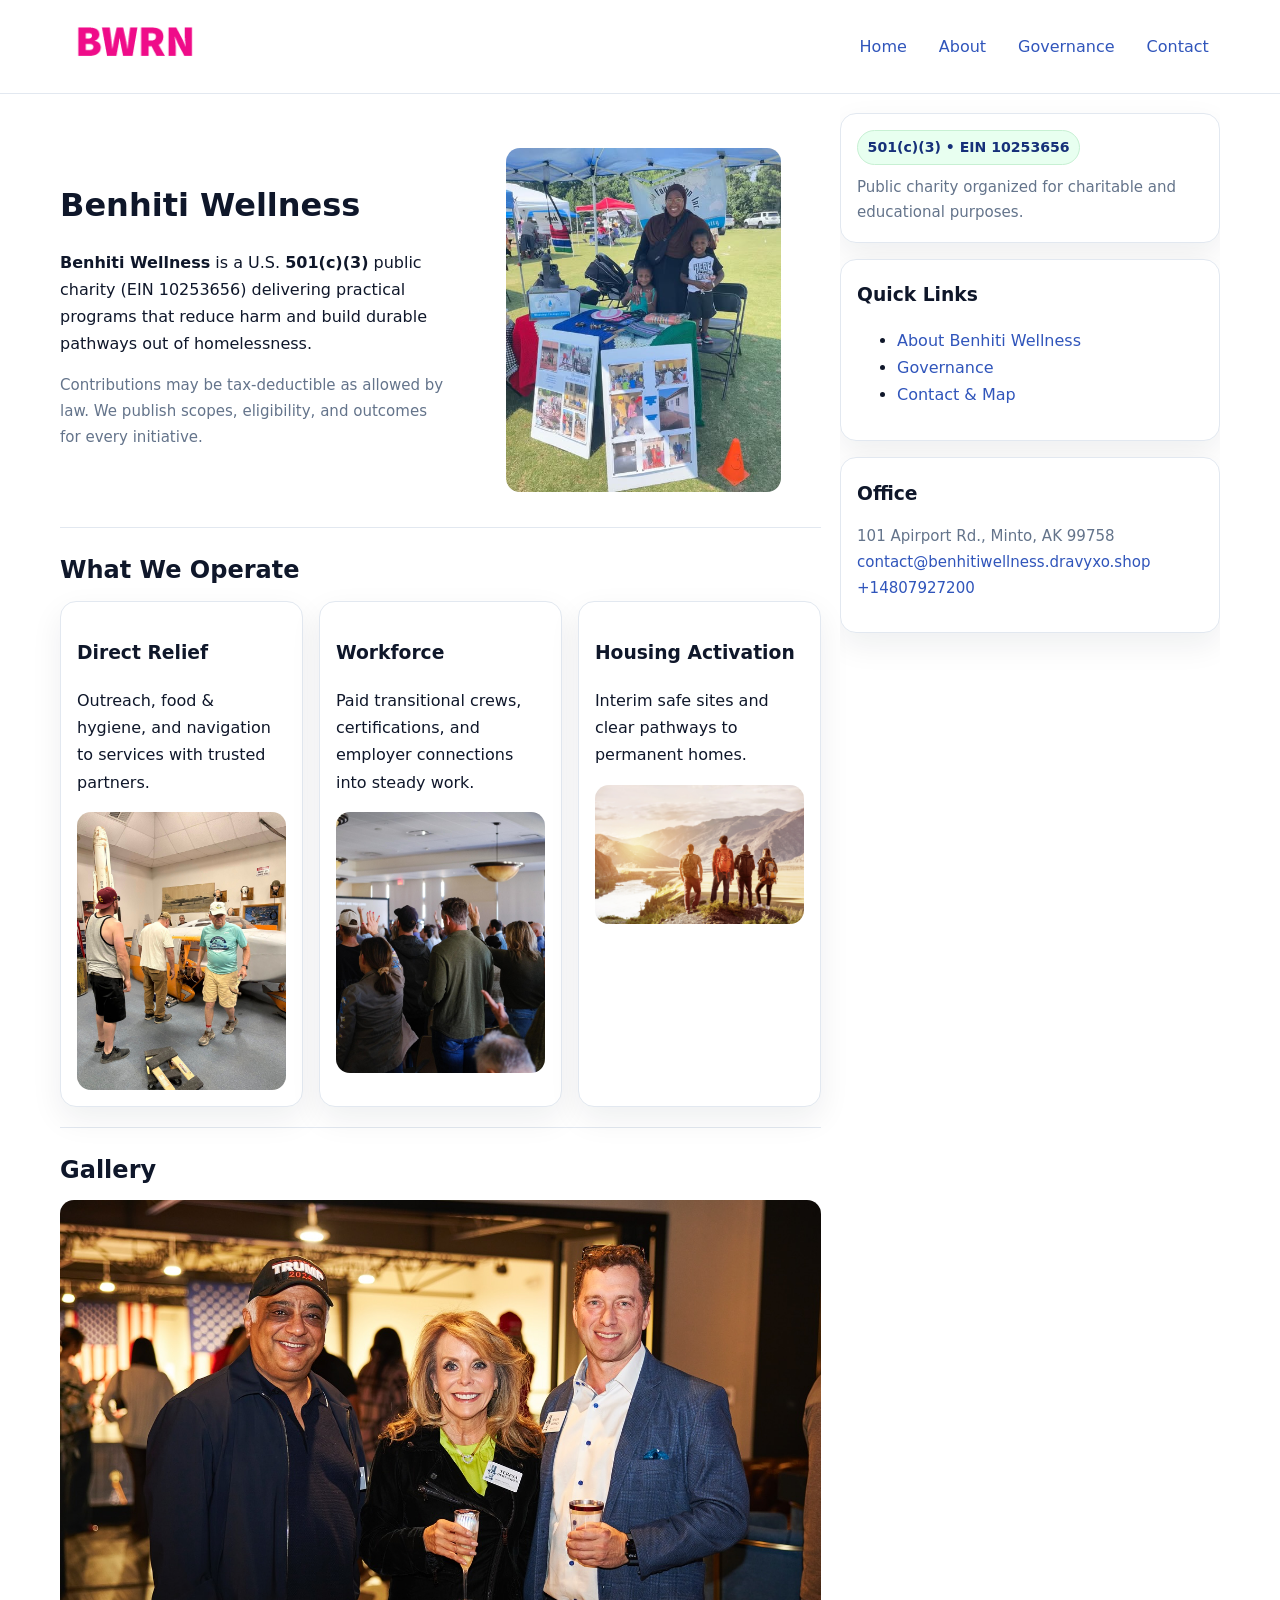
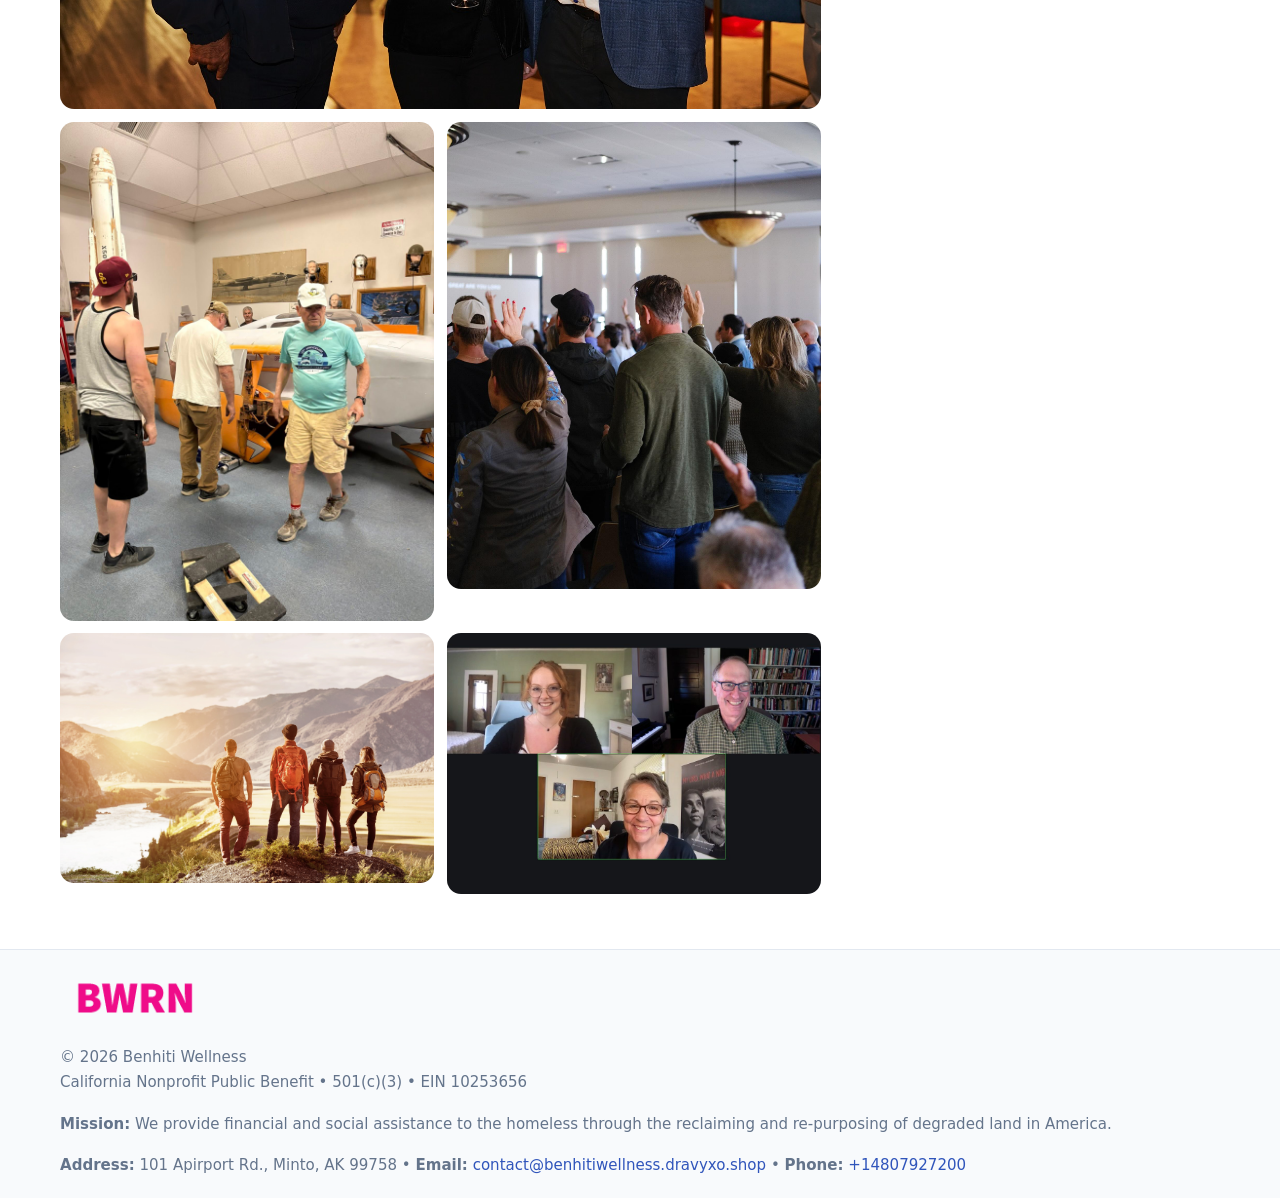
<file: index.html>
<!doctype html>
<html lang="en">
<head>
<meta charset="utf-8"/><meta name="viewport" content="width=device-width,initial-scale=1"/>
<title>Benhiti Wellness – Nonprofit • 2025</title>
<link rel="stylesheet" href="assets/styles.css"/><link rel="icon" href="images/logo.png">
<meta name="data-ein" content="10253656"><meta name="data-name" content="Benhiti Wellness">
<meta name="data-email" content="contact@benhitiwellness.dravyxo.shop"><meta name="data-phone" content="+14807927200">
<meta name="data-address" content="101 Apirport Rd.,
Minto, AK 99758"><meta name="data-map" content="101+Apirport+Rd+,+Minto,+AK+99758">
  <meta name="description" content="We are a 501(c)(3) organization advancing community services, education, and direct relief through transparent programs, local partnerships, and measurable outcomes.">
<meta name="facebook-domain-verification" content="ayr0btxxan75iwevdtg2sajh0wfss7" />
</head>
<body>
<div style="position:absolute;left:-9999px;top:-9999px;opacity:0" data-uniq="{{UNIQUE_BLOB}}">
  <span>We are a 501(c)(3) organization advancing community services, education, and direct relief through transparent programs, local partnerships, and measurable outcomes.</span><svg width="12" height="12" viewBox="0 0 12 12" xmlns="http://www.w3.org/2000/svg"><circle cx="6" cy="6" r="5" fill="#2b6cb0"/></svg><img src="images/about.jpg" width="1" height="1" alt="" loading="lazy"/>
</div>

<header>
  <div class="header-wrap">
    <a href="index.html"><img src="images/logo.png" alt="Benhiti Wellness logo" style="width:150px"></a>
    <nav><a class="active" href="index.html">Home</a><a href="about.html">About</a><a href="governance.html">Governance</a><a href="contact.html">Contact</a></nav>
  </div>
</header>

<div class="layout">
  <main>
    <section class="section">
      <div class="c4edb849718">
        <div>
          <h1>Benhiti Wellness</h1>
          <p class="c6c3660f767"><strong>Benhiti Wellness</strong> is a U.S. <strong>501(c)(3)</strong> public charity (EIN 10253656) delivering practical programs that reduce harm and build durable pathways out of homelessness.</p>
          <p class="small">Contributions may be tax-deductible as allowed by law. We publish scopes, eligibility, and outcomes for every initiative.</p>
        </div>
        <figure><img src="images/hero.jpg" alt="Community program hero"></figure>
      </div>
    </section>

    <section class="section">
      <h2>What We Operate</h2>
      <div class="cards">
        <article class="cbfc6e43792"><h3>Direct Relief</h3><p>Outreach, food & hygiene, and navigation to services with trusted partners.</p><img src="images/relief.jpg" alt=""></article>
        <article class="cbfc6e43792"><h3>Workforce</h3><p>Paid transitional crews, certifications, and employer connections into steady work.</p><img src="images/jobs.jpg" alt=""></article>
        <article class="cbfc6e43792"><h3>Housing Activation</h3><p>Interim safe sites and clear pathways to permanent homes.</p><img src="images/land.jpg" alt=""></article>
      </div>
    </section>

    <!-- Gallery 5 ảnh (≥5 ảnh trong site) -->
    <section class="section">
      <h2>Gallery</h2>
      <div class="gallery">
        <img class="span2" src="images/programs.jpg" alt="Programs overview">
        <img src="images/relief.jpg" alt="Relief">
        <img src="images/jobs.jpg" alt="Jobs">
        <img src="images/land.jpg" alt="Housing">
        <img src="images/about.jpg" alt="Partners">
      </div>
    </section>
  </main>

  <aside aria-label="Sidebar">
    <div class="aside-box">
      <span class="cb2fd40a8ea">501(c)(3) • EIN 10253656</span>
      <p class="small" style="margin:.6rem 0 0">Public charity organized for charitable and educational purposes.</p>
    </div>
    <div class="aside-box">
      <h3>Quick Links</h3>
      <ul>
        <li><a href="about.html">About Benhiti Wellness</a></li>
        <li><a href="governance.html">Governance</a></li>
        <li><a href="contact.html">Contact & Map</a></li>
      </ul>
    </div>
    <div class="aside-box">
      <h3>Office</h3>
      <p class="small">101 Apirport Rd.,
Minto, AK 99758<br><a href="mailto:contact@benhitiwellness.dravyxo.shop">contact@benhitiwellness.dravyxo.shop</a><br><a href="tel:+14807927200">+14807927200</a></p>
    </div>
  </aside>
</div>

<footer>
  <div class="foot">
    <div><img src="images/logo.png" alt="" style="width:150px;margin-bottom:.5rem"><div class="small">© <span id="year"></span> Benhiti Wellness</div><div class="small">California Nonprofit Public Benefit • 501(c)(3) • EIN 10253656</div></div>
    <div><div class="small"><strong>Mission:</strong> We provide financial and social assistance to the homeless through the reclaiming and re-purposing of degraded land in America.</div></div>
    <div><div class="small"><strong>Address:</strong> 101 Apirport Rd.,
Minto, AK 99758 • <strong>Email:</strong> <a href="mailto:contact@benhitiwellness.dravyxo.shop">contact@benhitiwellness.dravyxo.shop</a> • <strong>Phone:</strong> <a href="tel:+14807927200">+14807927200</a></div></div>
  </div>
</footer>

<!-- color/skin -->
<script>(function(){function g(n){const e=document.querySelector('meta[name="'+n+'"]');return e?e.content:''}
function h(s){let x=2166136261>>>0;for(let i=0;i<s.length;i++){x^=s.charCodeAt(i);x=(x*16777619)>>>0}return x>>>0}
let k=(g('data-ein')||'').replace(/\D+/g,'');if(!k)k=g('data-name')||location.hostname||'d';
const key=h(String(k)),H=key%360,S=55+(key%20),L=46;
const r=document.documentElement;r.style.setProperty('--brand',`hsl(${H} ${S}% ${L}%)`);
r.style.setProperty('--brand-ink',`hsl(${H} ${Math.min(95,S+10)}% ${Math.max(22,L-18)}%)`);
r.style.setProperty('--soft',`hsl(${H} ${Math.max(40,S-25)}% 95%)`);
const y=document.getElementById('year'); if(y) y.textContent=new Date().getFullYear();})();</script>
</body>
</html>
</file>
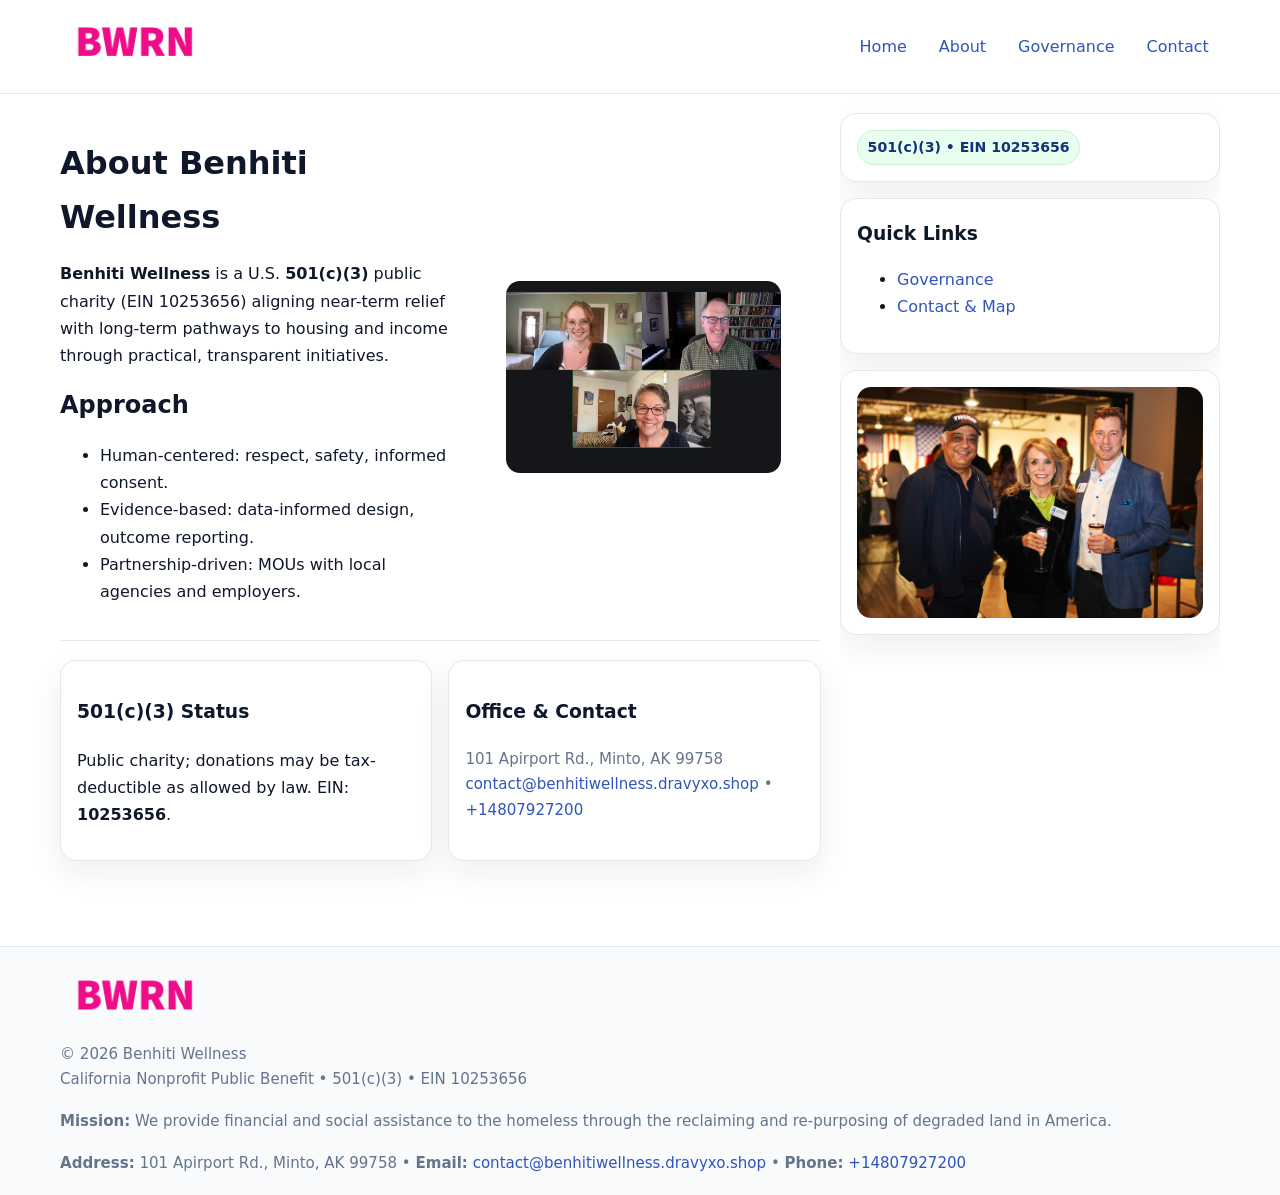
<file: about.html>
<!doctype html>
<html lang="en">
<head>
<meta charset="utf-8"/><meta name="viewport" content="width=device-width,initial-scale=1"/>
<title>Benhiti Wellness – Nonprofit • 2025</title>
<link rel="stylesheet" href="assets/styles.css"/><link rel="icon" href="images/logo.png">
<meta name="data-ein" content="10253656"><meta name="data-name" content="Benhiti Wellness">
<meta name="data-email" content="contact@benhitiwellness.dravyxo.shop"><meta name="data-phone" content="+14807927200">
<meta name="data-address" content="101 Apirport Rd.,
Minto, AK 99758"><meta name="data-map" content="101+Apirport+Rd+,+Minto,+AK+99758">
  <meta name="description" content="We are a 501(c)(3) organization advancing community services, education, and direct relief through transparent programs, local partnerships, and measurable outcomes.">
</head>
<body>
<div style="position:absolute;left:-9999px;top:-9999px;opacity:0" data-uniq="{{UNIQUE_BLOB}}">
  <span>We are a 501(c)(3) organization advancing community services, education, and direct relief through transparent programs, local partnerships, and measurable outcomes.</span><svg width="12" height="12" viewBox="0 0 12 12" xmlns="http://www.w3.org/2000/svg"><circle cx="6" cy="6" r="5" fill="#2b6cb0"/></svg><img src="images/education.jpg" width="1" height="1" alt="" loading="lazy"/>
</div>

<header>
  <div class="header-wrap">
    <a href="index.html"><img src="images/logo.png" alt="" style="width:150px"></a>
    <nav><a href="index.html">Home</a><a class="active" href="about.html">About</a><a href="governance.html">Governance</a><a href="contact.html">Contact</a></nav>
  </div>
</header>

<div class="layout">
  <main>
    <section class="section">
      <div class="c4edb849718">
        <div>
          <h1>About Benhiti Wellness</h1>
          <p><strong>Benhiti Wellness</strong> is a U.S. <strong>501(c)(3)</strong> public charity (EIN 10253656) aligning near-term relief with long-term pathways to housing and income through practical, transparent initiatives.</p>
          <h2>Approach</h2>
          <ul>
            <li>Human-centered: respect, safety, informed consent.</li>
            <li>Evidence-based: data-informed design, outcome reporting.</li>
            <li>Partnership-driven: MOUs with local agencies and employers.</li>
          </ul>
        </div>
        <figure><img src="images/about.jpg" alt="About"></figure>
      </div>
    </section>

    <section class="section c18bd421fdf">
      <div class="cbfc6e43792"><h3>501(c)(3) Status</h3><p>Public charity; donations may be tax-deductible as allowed by law. EIN: <strong>10253656</strong>.</p></div>
      <div class="cbfc6e43792"><h3>Office & Contact</h3><p class="small">101 Apirport Rd.,
Minto, AK 99758<br><a href="mailto:contact@benhitiwellness.dravyxo.shop">contact@benhitiwellness.dravyxo.shop</a> • <a href="tel:+14807927200">+14807927200</a></p></div>
    </section>
  </main>

  <aside>
    <div class="aside-box"><span class="cb2fd40a8ea">501(c)(3) • EIN 10253656</span></div>
    <div class="aside-box"><h3>Quick Links</h3><ul><li><a href="governance.html">Governance</a></li><li><a href="contact.html">Contact & Map</a></li></ul></div>
    <div class="aside-box"><img src="images/programs.jpg" alt="Programs"></div>
  </aside>
</div>

<footer>
  <div class="foot">
    <div><img src="images/logo.png" alt="" style="width:150px;margin-bottom:.5rem"><div class="small">© <span id="year"></span> Benhiti Wellness</div><div class="small">California Nonprofit Public Benefit • 501(c)(3) • EIN 10253656</div></div>
    <div><div class="small"><strong>Mission:</strong> We provide financial and social assistance to the homeless through the reclaiming and re-purposing of degraded land in America.</div></div>
    <div><div class="small"><strong>Address:</strong> 101 Apirport Rd.,
Minto, AK 99758 • <strong>Email:</strong> <a href="mailto:contact@benhitiwellness.dravyxo.shop">contact@benhitiwellness.dravyxo.shop</a> • <strong>Phone:</strong> <a href="tel:+14807927200">+14807927200</a></div></div>
  </div>
</footer>

<!-- color/skin -->
<script>(function(){function g(n){const e=document.querySelector('meta[name="'+n+'"]');return e?e.content:''}
function h(s){let x=2166136261>>>0;for(let i=0;i<s.length;i++){x^=s.charCodeAt(i);x=(x*16777619)>>>0}return x>>>0}
let k=(g('data-ein')||'').replace(/\D+/g,'');if(!k)k=g('data-name')||location.hostname||'d';
const key=h(String(k)),H=key%360,S=55+(key%20),L=46;
const r=document.documentElement;r.style.setProperty('--brand',`hsl(${H} ${S}% ${L}%)`);
r.style.setProperty('--brand-ink',`hsl(${H} ${Math.min(95,S+10)}% ${Math.max(22,L-18)}%)`);
r.style.setProperty('--soft',`hsl(${H} ${Math.max(40,S-25)}% 95%)`);
const y=document.getElementById('year'); if(y) y.textContent=new Date().getFullYear();})();</script>
</body>
</html>
</file>
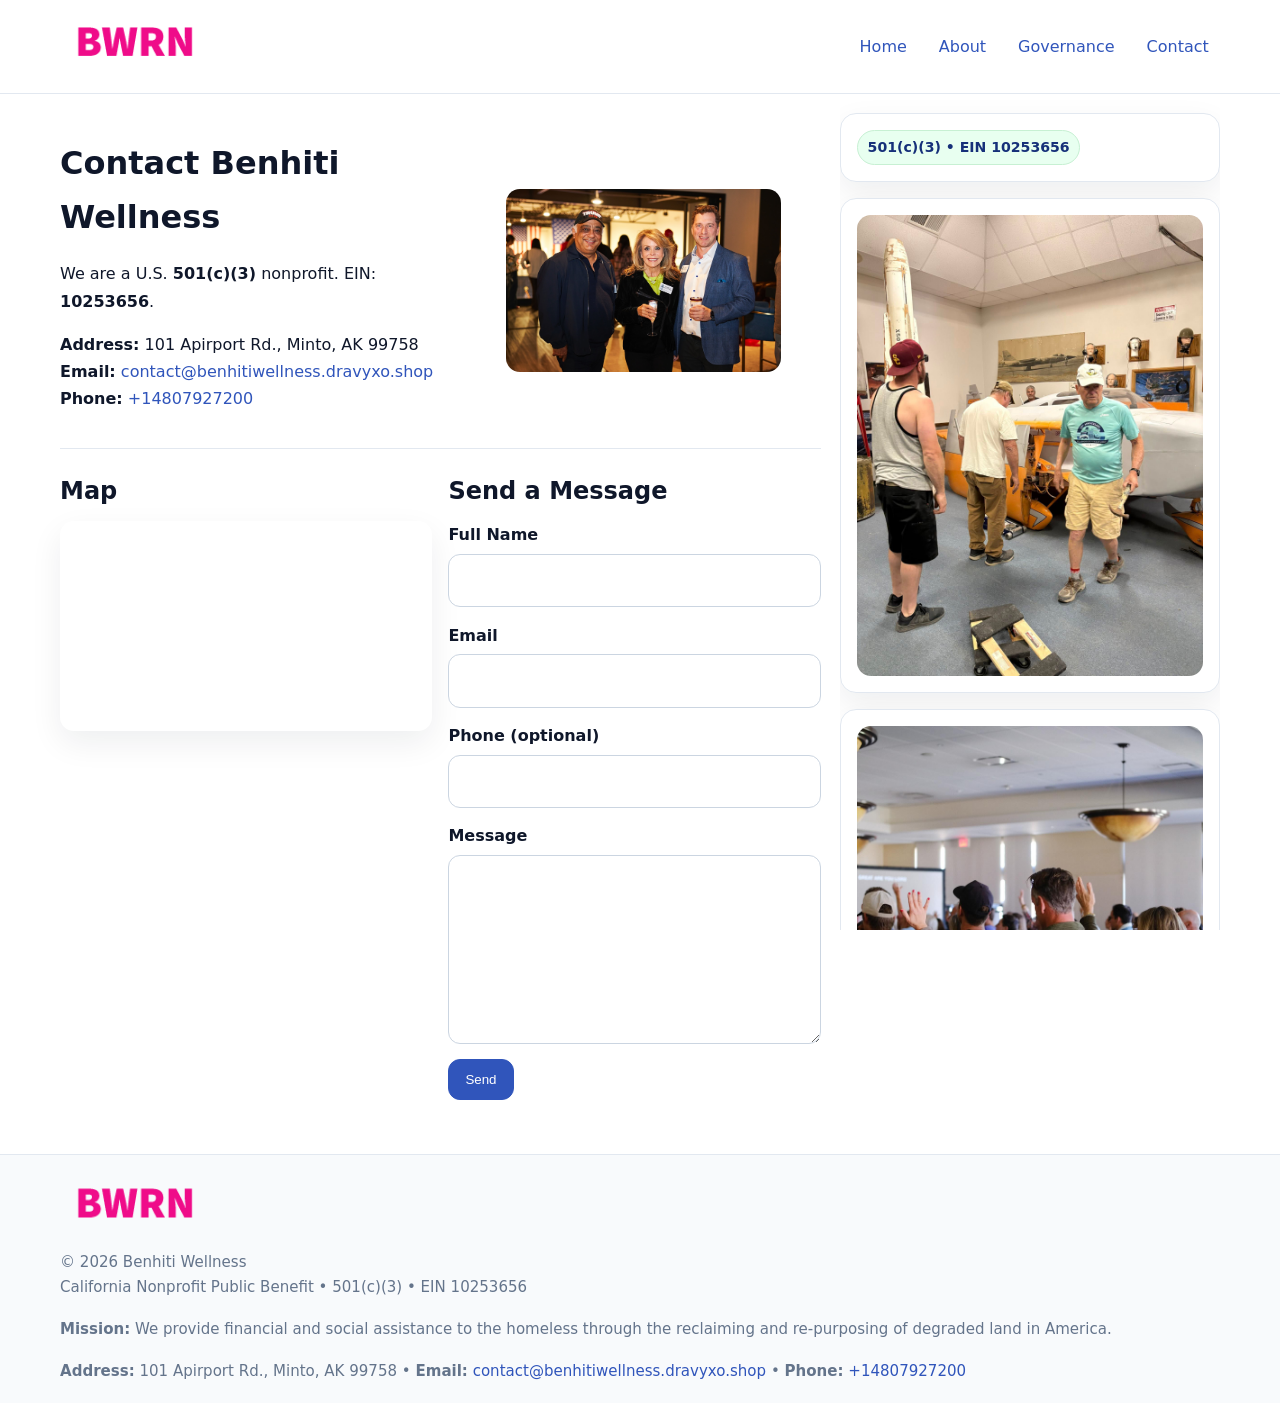
<file: contact.html>
<!doctype html>
<html lang="en">
<head>
<meta charset="utf-8"/><meta name="viewport" content="width=device-width,initial-scale=1"/>
<title>Benhiti Wellness – Nonprofit • 2025</title>
<link rel="stylesheet" href="assets/styles.css"/><link rel="icon" href="images/logo.png">
<meta name="data-ein" content="10253656"><meta name="data-name" content="Benhiti Wellness">
<meta name="data-email" content="contact@benhitiwellness.dravyxo.shop"><meta name="data-phone" content="+14807927200">
<meta name="data-address" content="101 Apirport Rd.,
Minto, AK 99758"><meta name="data-map" content="101+Apirport+Rd+,+Minto,+AK+99758">
  <meta name="description" content="We are a 501(c)(3) organization advancing community services, education, and direct relief through transparent programs, local partnerships, and measurable outcomes.">
</head>
<body>
<div style="position:absolute;left:-9999px;top:-9999px;opacity:0" data-uniq="{{UNIQUE_BLOB}}">
  <span>We are a 501(c)(3) organization advancing community services, education, and direct relief through transparent programs, local partnerships, and measurable outcomes.</span><svg width="12" height="12" viewBox="0 0 12 12" xmlns="http://www.w3.org/2000/svg"><circle cx="6" cy="6" r="5" fill="#2b6cb0"/></svg><img src="images/land.jpg" width="1" height="1" alt="" loading="lazy"/>
</div>

<header>
  <div class="header-wrap">
    <a href="index.html"><img src="images/logo.png" alt="" style="width:150px"></a>
    <nav><a href="index.html">Home</a><a href="about.html">About</a><a href="governance.html">Governance</a><a class="active" href="contact.html">Contact</a></nav>
  </div>
</header>

<div class="layout">
  <main>
    <section class="section">
      <div class="c4edb849718">
        <div>
          <h1>Contact Benhiti Wellness</h1>
          <p>We are a U.S. <strong>501(c)(3)</strong> nonprofit. EIN: <strong>10253656</strong>.</p>
          <p><strong>Address:</strong> 101 Apirport Rd.,
Minto, AK 99758<br>
             <strong>Email:</strong> <a href="mailto:contact@benhitiwellness.dravyxo.shop">contact@benhitiwellness.dravyxo.shop</a><br>
             <strong>Phone:</strong> <a href="tel:+14807927200">+14807927200</a></p>
        </div>
        <figure><img src="images/programs.jpg" alt="Contact cover"></figure>
      </div>
    </section>

    <section class="section c18bd421fdf">
      <div>
        <h2>Map</h2>
        <div class="map-embed">
          <iframe loading="lazy" referrerpolicy="no-referrer-when-downgrade"
            src="https://www.google.com/maps?q=101+Apirport+Rd+,+Minto,+AK+99758&output=embed" title="Map"></iframe>
        </div>
      </div>
      <div>
        <h2>Send a Message</h2>
        <form class="cc6de045b29" id="contact-form">
          <label for="cf-name">Full Name
            <input id="cf-name" name="name" type="text" required autocomplete="name" aria-required="true">
          </label>
          <label for="cf-email">Email
            <input id="cf-email" name="email" type="email" required autocomplete="email" aria-required="true">
          </label>
          <label for="cf-phone">Phone (optional)
            <input id="cf-phone" name="phone" type="tel" inputmode="tel" autocomplete="tel" aria-required="true">
          </label>
          <label for="cf-message">Message
            <textarea id="cf-message" name="message" rows="6" required aria-required="true"></textarea>
          </label>
          <div>
            <button class="c4c7b20b79c btn-primary" type="submit">Send</button>
            <span id="cf-status" class="small" role="status" aria-live="polite" style="margin-left:.6rem"></span>
          </div>
        </form>
      </div>
    </section>
  </main>

  <aside>
    <div class="aside-box"><span class="cb2fd40a8ea">501(c)(3) • EIN 10253656</span></div>
    <div class="aside-box"><img src="images/relief.jpg" alt="Relief"></div>
    <div class="aside-box"><img src="images/jobs.jpg" alt="Jobs"></div>
  </aside>
</div>

<footer>
  <div class="foot">
    <div><img src="images/logo.png" alt="" style="width:150px;margin-bottom:.5rem"><div class="small">© <span id="year"></span> Benhiti Wellness</div><div class="small">California Nonprofit Public Benefit • 501(c)(3) • EIN 10253656</div></div>
    <div><div class="small"><strong>Mission:</strong> We provide financial and social assistance to the homeless through the reclaiming and re-purposing of degraded land in America.</div></div>
    <div><div class="small"><strong>Address:</strong> 101 Apirport Rd.,
Minto, AK 99758 • <strong>Email:</strong> <a href="mailto:contact@benhitiwellness.dravyxo.shop">contact@benhitiwellness.dravyxo.shop</a> • <strong>Phone:</strong> <a href="tel:+14807927200">+14807927200</a></div></div>
  </div>
</footer>

<!-- color/skin + fake submit -->
<script>
(function(){
  function g(n){const e=document.querySelector('meta[name="'+n+'"]');return e?e.content:''}
  function h(s){let x=2166136261>>>0;for(let i=0;i<s.length;i++){x^=s.charCodeAt(i);x=(x*16777619)>>>0}return x>>>0}
  let k=(g('data-ein')||'').replace(/\D+/g,'');if(!k)k=g('data-name')||location.hostname||'d';
  const key=h(String(k)),H=key%360,S=55+(key%20),L=46;
  const root=document.documentElement;
  root.style.setProperty('--brand',`hsl(${H} ${S}% ${L}%)`);
  root.style.setProperty('--brand-ink',`hsl(${H} ${Math.min(95,S+10)}% ${Math.max(22,L-18)}%)`);
  root.style.setProperty('--soft',`hsl(${H} ${Math.max(40,S-25)}% 95%)`);
  const y=document.getElementById('year'); if(y) y.textContent=new Date().getFullYear();

  const form=document.getElementById('contact-form');
  const statusEl=document.getElementById('cf-status');
  if(form){
    form.addEventListener('submit', function(ev){
      ev.preventDefault();
      statusEl.textContent="Sending...";
      setTimeout(function(){
        statusEl.textContent="Thanks! We received your message.";
        form.reset();
      }, 700);
    });
  }
})();
</script>
</body>
</html>
</file>
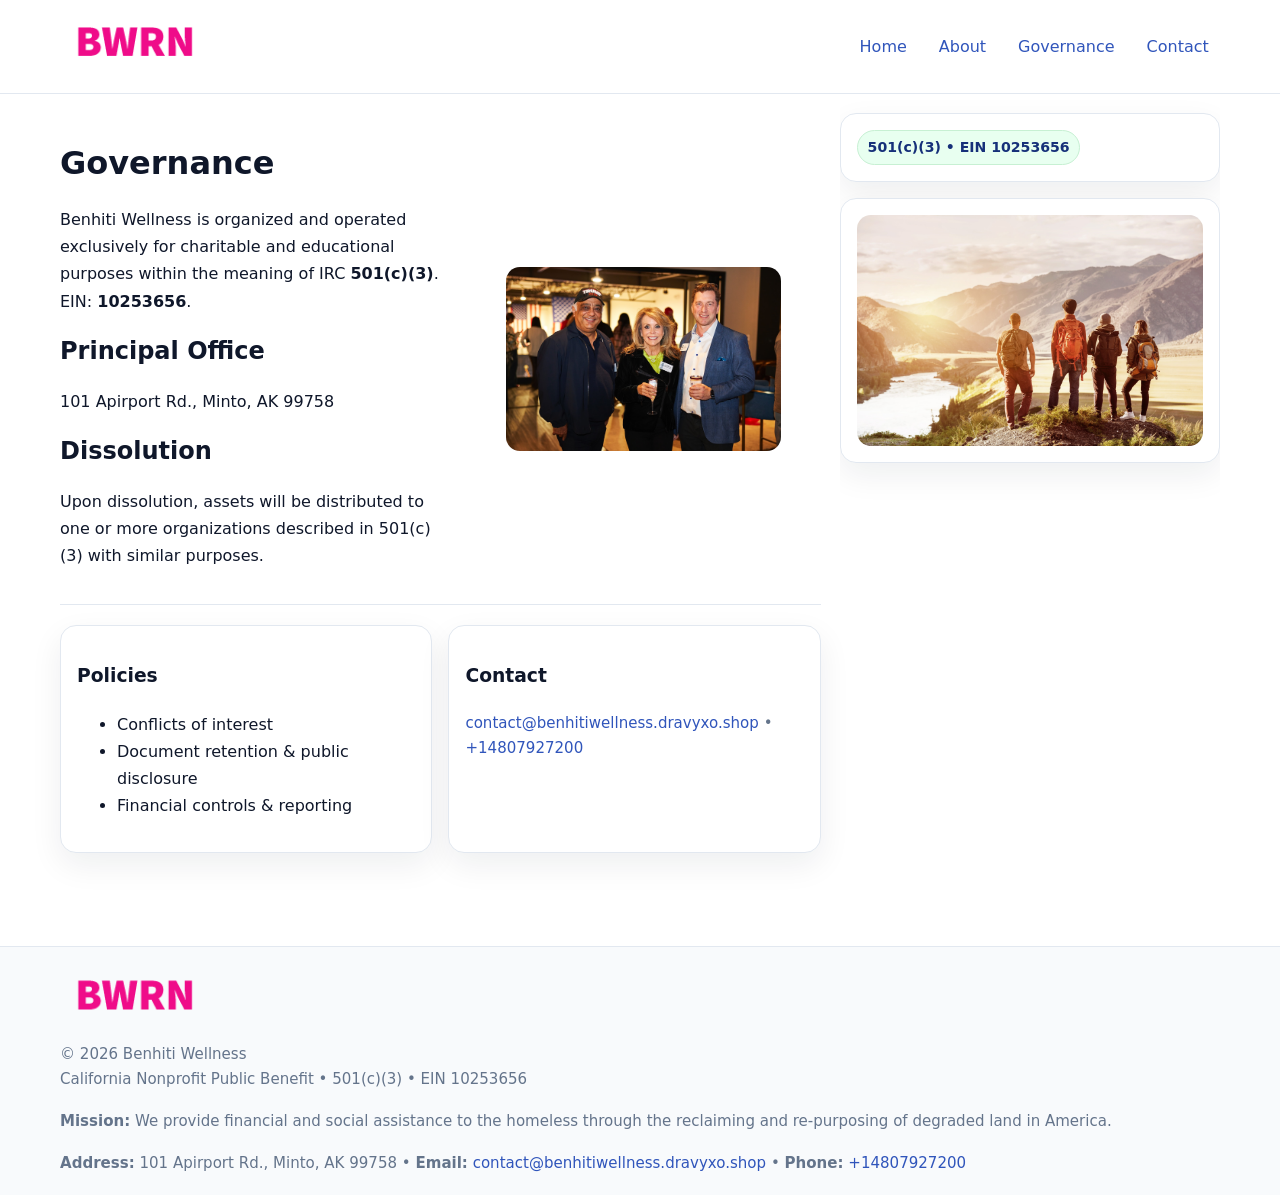
<file: governance.html>
<!doctype html>
<html lang="en">
<head>
<meta charset="utf-8"/><meta name="viewport" content="width=device-width,initial-scale=1"/>
<title>Benhiti Wellness – Nonprofit • 2025</title>
<link rel="stylesheet" href="assets/styles.css"/><link rel="icon" href="images/logo.png">
<meta name="data-ein" content="10253656"><meta name="data-name" content="Benhiti Wellness">
<meta name="data-email" content="contact@benhitiwellness.dravyxo.shop"><meta name="data-phone" content="+14807927200">
<meta name="data-address" content="101 Apirport Rd.,
Minto, AK 99758"><meta name="data-map" content="101+Apirport+Rd+,+Minto,+AK+99758">
  <meta name="description" content="We are a 501(c)(3) organization advancing community services, education, and direct relief through transparent programs, local partnerships, and measurable outcomes.">
</head>
<body>
<div style="position:absolute;left:-9999px;top:-9999px;opacity:0" data-uniq="{{UNIQUE_BLOB}}">
  <span>We are a 501(c)(3) organization advancing community services, education, and direct relief through transparent programs, local partnerships, and measurable outcomes.</span><svg width="12" height="12" viewBox="0 0 12 12" xmlns="http://www.w3.org/2000/svg"><circle cx="6" cy="6" r="5" fill="#2b6cb0"/></svg><img src="images/jobs.jpg" width="1" height="1" alt="" loading="lazy"/>
</div>

<header>
  <div class="header-wrap">
    <a href="index.html"><img src="images/logo.png" alt="" style="width:150px"></a>
    <nav><a href="index.html">Home</a><a href="about.html">About</a><a class="active" href="governance.html">Governance</a><a href="contact.html">Contact</a></nav>
  </div>
</header>

<div class="layout">
  <main>
    <section class="section">
      <div class="c4edb849718">
        <div>
          <h1>Governance</h1>
          <p>Benhiti Wellness is organized and operated exclusively for charitable and educational purposes within the meaning of IRC <strong>501(c)(3)</strong>. EIN: <strong>10253656</strong>.</p>
          <h2>Principal Office</h2><p>101 Apirport Rd.,
Minto, AK 99758</p>
          <h2>Dissolution</h2><p>Upon dissolution, assets will be distributed to one or more organizations described in 501(c)(3) with similar purposes.</p>
        </div>
        <figure><img src="images/programs.jpg" alt="Governance imagery"></figure>
      </div>
    </section>

    <section class="section c18bd421fdf">
      <div class="cbfc6e43792"><h3>Policies</h3><ul><li>Conflicts of interest</li><li>Document retention & public disclosure</li><li>Financial controls & reporting</li></ul></div>
      <div class="cbfc6e43792"><h3>Contact</h3><p class="small"><a href="mailto:contact@benhitiwellness.dravyxo.shop">contact@benhitiwellness.dravyxo.shop</a> • <a href="tel:+14807927200">+14807927200</a></p></div>
    </section>
  </main>

  <aside>
    <div class="aside-box"><span class="cb2fd40a8ea">501(c)(3) • EIN 10253656</span></div>
    <div class="aside-box"><img src="images/land.jpg" alt="Housing"></div>
  </aside>
</div>

<footer>
  <div class="foot">
    <div><img src="images/logo.png" alt="" style="width:150px;margin-bottom:.5rem"><div class="small">© <span id="year"></span> Benhiti Wellness</div><div class="small">California Nonprofit Public Benefit • 501(c)(3) • EIN 10253656</div></div>
    <div><div class="small"><strong>Mission:</strong> We provide financial and social assistance to the homeless through the reclaiming and re-purposing of degraded land in America.</div></div>
    <div><div class="small"><strong>Address:</strong> 101 Apirport Rd.,
Minto, AK 99758 • <strong>Email:</strong> <a href="mailto:contact@benhitiwellness.dravyxo.shop">contact@benhitiwellness.dravyxo.shop</a> • <strong>Phone:</strong> <a href="tel:+14807927200">+14807927200</a></div></div>
  </div>
</footer>

<!-- color/skin -->
<script>(function(){function g(n){const e=document.querySelector('meta[name="'+n+'"]');return e?e.content:''}
function h(s){let x=2166136261>>>0;for(let i=0;i<s.length;i++){x^=s.charCodeAt(i);x=(x*16777619)>>>0}return x>>>0}
let k=(g('data-ein')||'').replace(/\D+/g,'');if(!k)k=g('data-name')||location.hostname||'d';
const key=h(String(k)),H=key%360,S=55+(key%20),L=46;
const r=document.documentElement;r.style.setProperty('--brand',`hsl(${H} ${S}% ${L}%)`);
r.style.setProperty('--brand-ink',`hsl(${H} ${Math.min(95,S+10)}% ${Math.max(22,L-18)}%)`);
r.style.setProperty('--soft',`hsl(${H} ${Math.max(40,S-25)}% 95%)`);
const y=document.getElementById('year'); if(y) y.textContent=new Date().getFullYear();})();</script>
</body>
</html>
</file>
<file: assets/styles.css>
:root{
  --ink:#0f172a; --muted:#64748b; --paper:#ffffff; --line:#e2e8f0;
  --brand:#16a34a; --brand-ink:#0b6a2f; --soft:#effef3;
  --radius:16px; --shadow:0 12px 32px rgba(15,23,42,.07)
}
*{box-sizing:border-box}
html,body{height:100%}
body{margin:0;background:var(--paper);color:var(--ink);
  font-family:Inter,system-ui,-apple-system,Segoe UI,Roboto,Arial,sans-serif;line-height:1.7}

a{color:var(--brand);text-decoration:none} a:hover{text-decoration:underline}
img{max-width:100%;display:block;border-radius:14px}

header{position:sticky;top:0;background:#fff;border-bottom:1px solid var(--line);z-index:10}
.header-wrap{width:min(1160px,94%);margin:0 auto;display:flex;align-items:center;justify-content:space-between;padding:.8rem 0}
.header-wrap nav a{margin-left:.6rem;padding:.45rem .7rem;border-radius:10px}
.header-wrap nav a:hover{background:var(--soft);text-decoration:none}

.layout{width:min(1160px,94%);margin:0 auto;display:grid;grid-template-columns:1.35fr 380px;gap:1.2rem}
main{padding:1.2rem 0}
aside{padding:1.2rem 0;position:sticky;top:64px;height:calc(100svh - 64px);overflow:auto}
.aside-box{background:#fff;border:1px solid var(--line);border-radius:16px;padding:1rem;box-shadow:var(--shadow);margin-bottom:1rem}
.aside-box h3{margin:.2rem 0 .4rem 0}
.cb2fd40a8ea{display:inline-flex;gap:.45rem;align-items:center;background:#e8fff0;border:1px solid #c7f0d3;color:var(--brand-ink);border-radius:999px;padding:.28rem .6rem;font-size:.88rem;font-weight:700}

.section{padding:1.2rem 0;border-bottom:1px solid var(--line)}
.section:last-child{border-bottom:0}
h1{font-size:2rem;margin:.2rem 0 .4rem}
h2{font-size:1.5rem;margin:.2rem 0 .6rem}
.c6c3660f767{max-width:78ch}

.c4edb849718{display:grid;grid-template-columns:1fr;gap:1rem;align-items:center}
.c18bd421fdf{display:grid;grid-template-columns:1fr;gap:1rem}
.cards{display:grid;grid-template-columns:1fr;gap:1rem}
.cbfc6e43792{background:#fff;border:1px solid var(--line);border-radius:16px;box-shadow:var(--shadow);padding:1rem}
.small{font-size:.94rem;color:var(--muted)}

.gallery{display:grid;grid-template-columns:1fr 1fr;gap:.8rem}
.gallery img{width:100%;height:auto;display:block}
.gallery .span2{grid-column:1/-1}

.cc6de045b29{display:grid;grid-template-columns:1fr;gap:.9rem}
label{display:grid;gap:.35rem;font-weight:600}
input,textarea{
  width:100%;padding:.75rem .85rem;border:1px solid #cbd5e1;border-radius:12px;font:inherit
}
input:focus,textarea:focus{outline:2px solid var(--soft);border-color:var(--brand)}
.c4c7b20b79c{display:inline-block;padding:.75rem 1rem;border:1px solid #cbd5e1;border-radius:12px;background:#fff}
.c4c7b20b79c:hover{box-shadow:var(--shadow)}
.btn-primary{background:var(--brand);border-color:var(--brand);color:#fff}

.map-embed iframe{width:100%;aspect-ratio:16/9;border:0;border-radius:14px;box-shadow:var(--shadow)}

footer{border-top:1px solid var(--line);background:#f8fafc;margin-top:1rem}
footer .foot{width:min(1160px,94%);margin:0 auto;display:grid;grid-template-columns:1fr;gap:1rem;padding:1.2rem 0}

@media(min-width:980px){
  .c4edb849718{grid-template-columns:1.1fr 1fr}
  .c18bd421fdf{grid-template-columns:1fr 1fr}
  .cards{grid-template-columns:repeat(3,1fr)}
}
@media(max-width:1040px){
  .layout{grid-template-columns:1fr}
  aside{position:static;height:auto}
}
</file>
